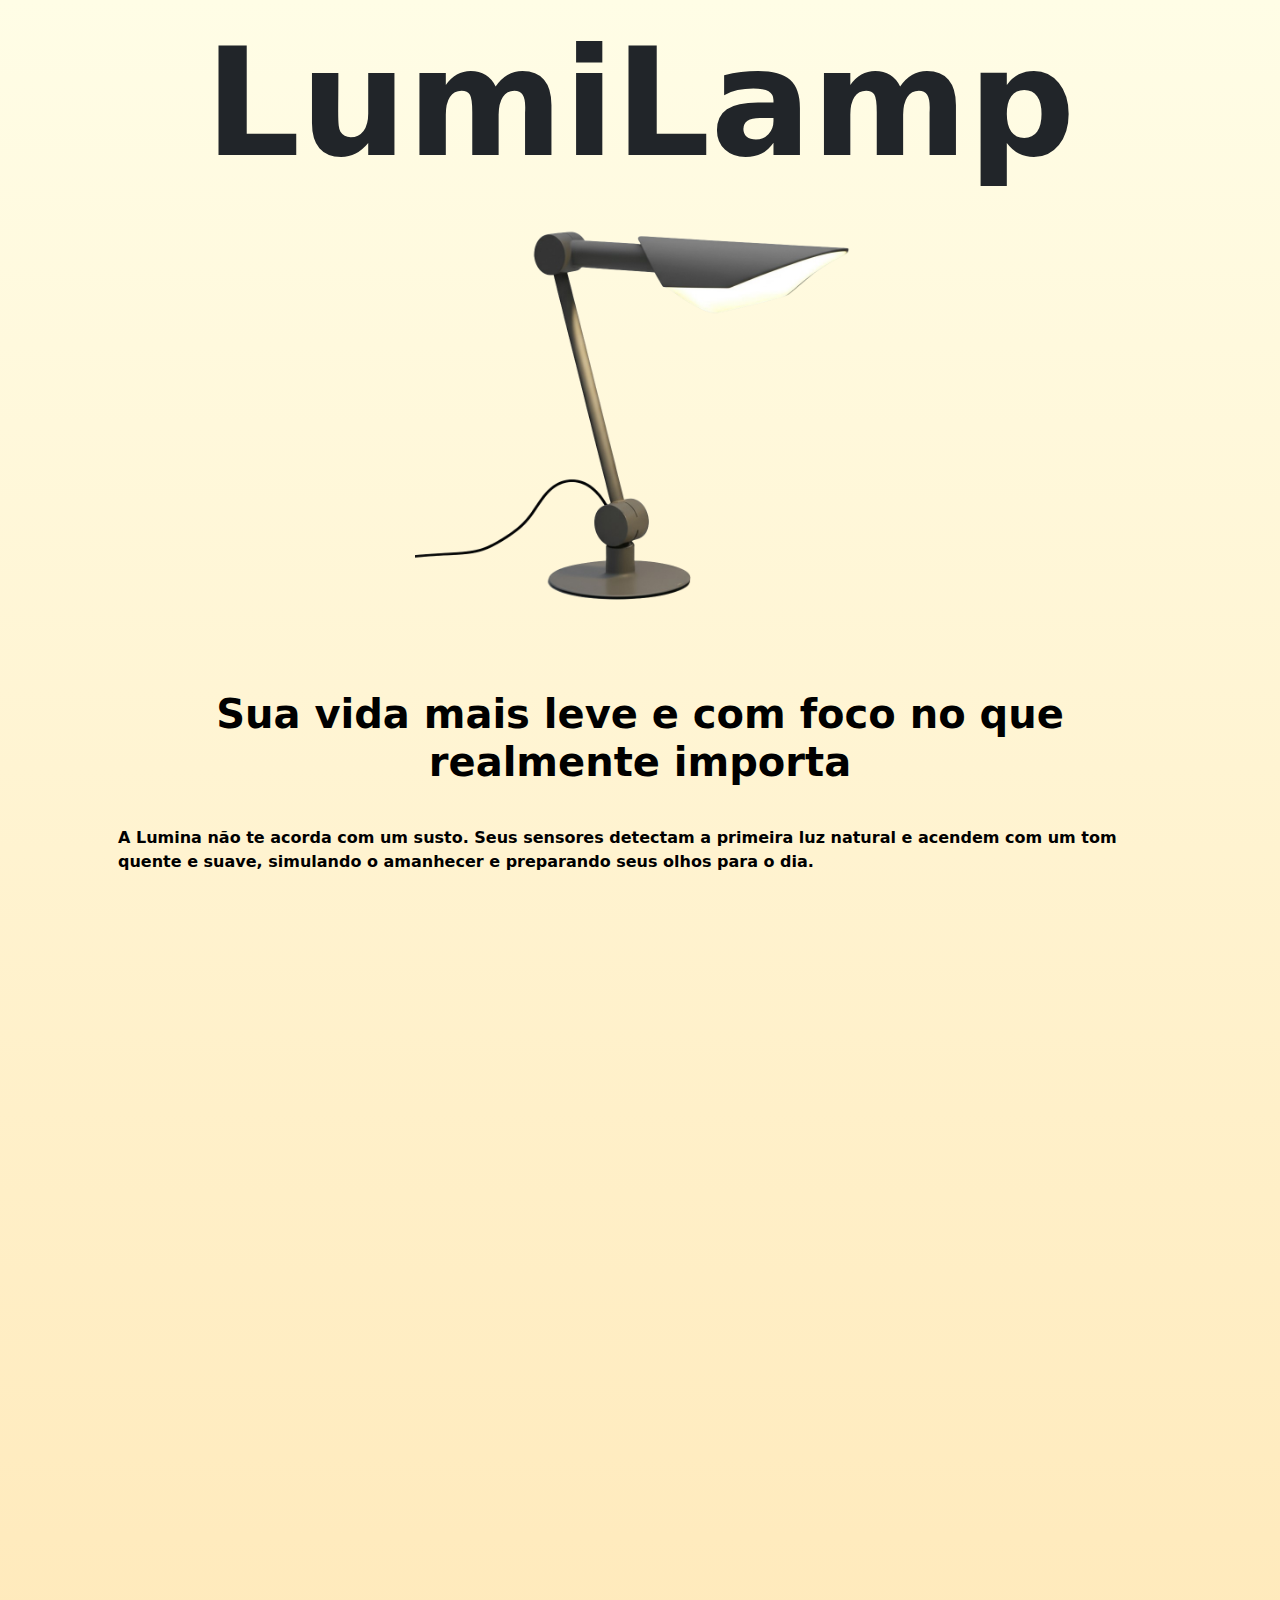
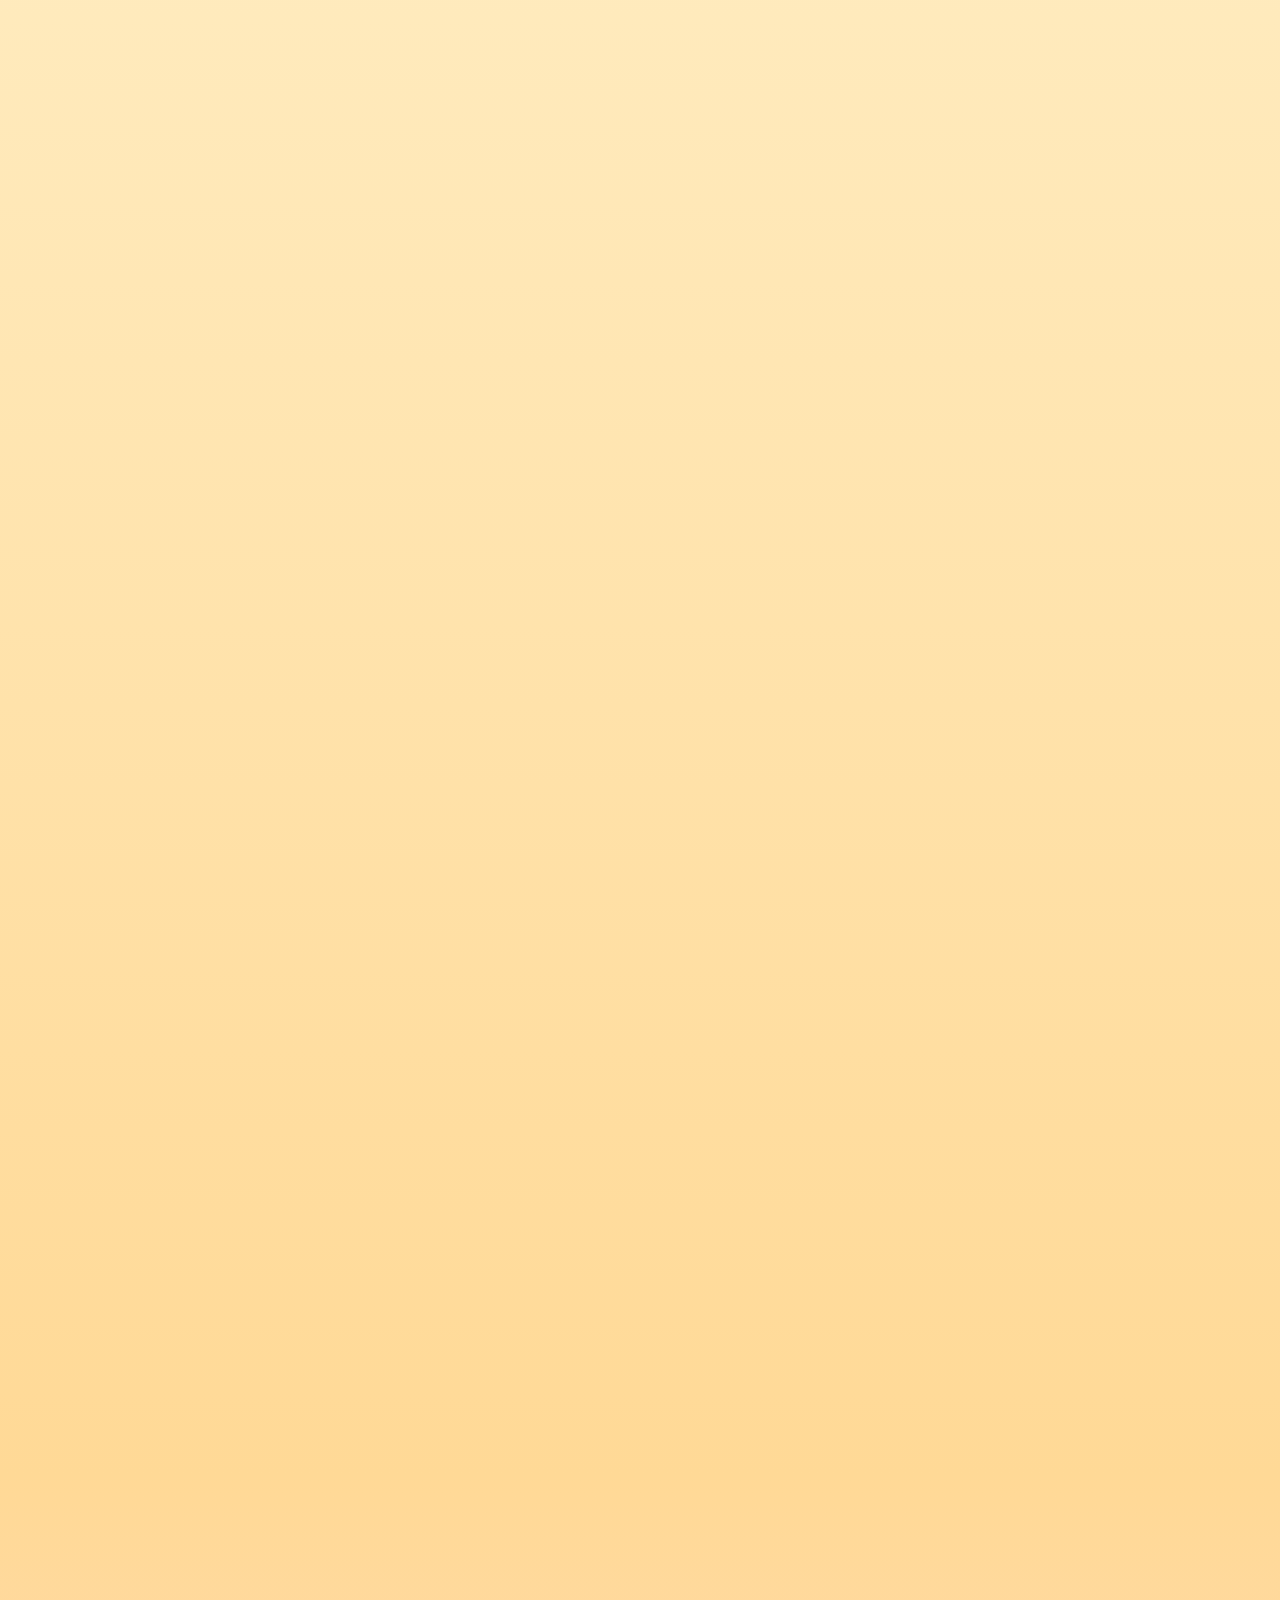
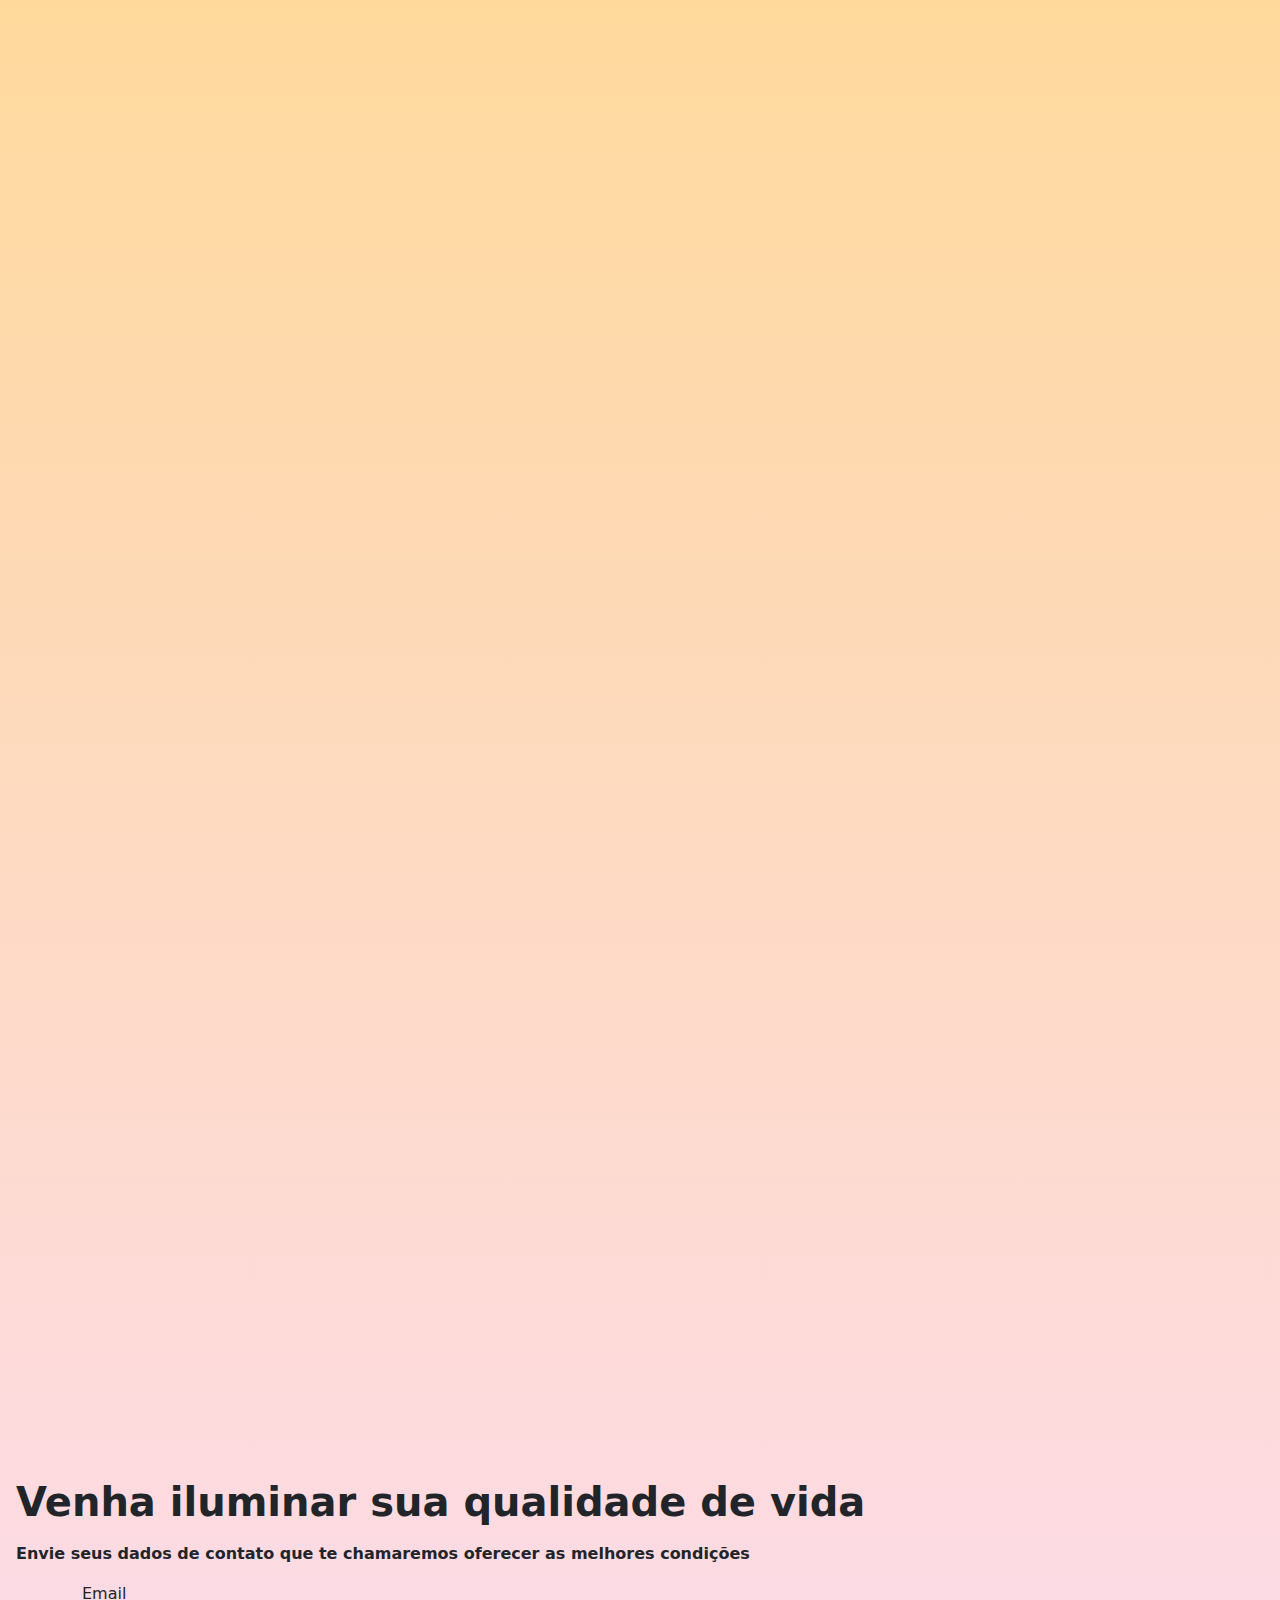
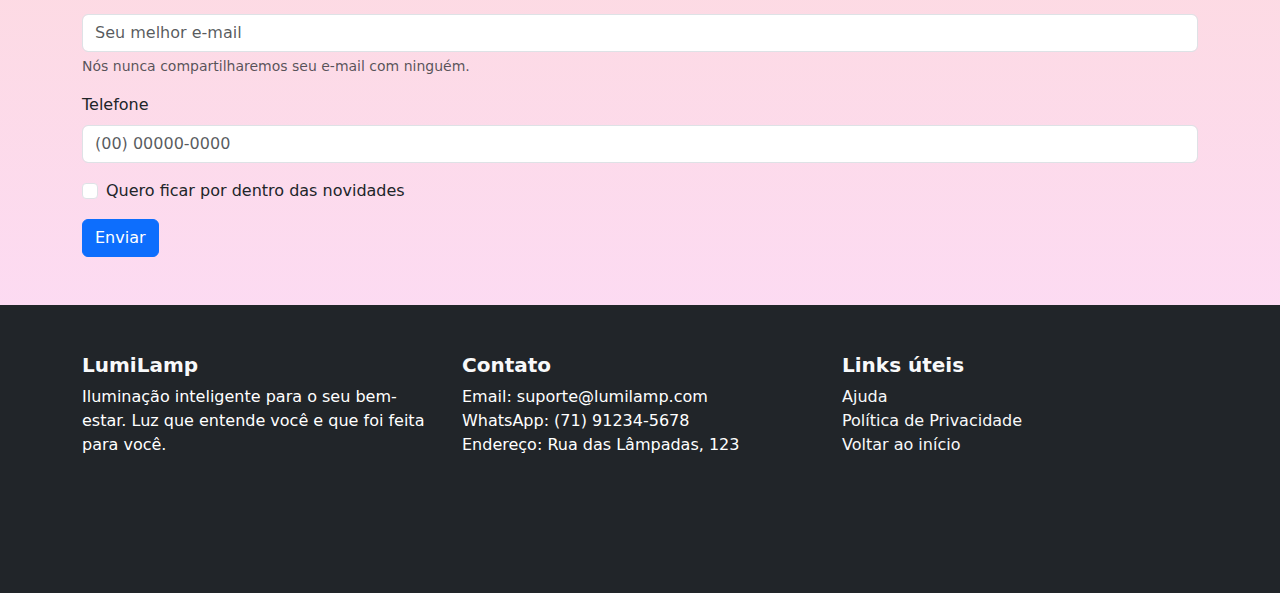
<file: index.html>
<!DOCTYPE html>
<html lang="pt-br">
<head>
    <meta charset="UTF-8">
    <meta name="viewport" content="width=device-width, initial-scale=1.0">
    <title>LumiLamp</title>
    <link href="https://cdn.jsdelivr.net/npm/bootstrap@5.3.3/dist/css/bootstrap.min.css" rel="stylesheet" integrity="sha384-QWTKZyjpPEjISv5WaRU9OFeRpok6YctnYmDr5pNlyT2bRjXh0JMhjY6hW+ALEwIH" crossorigin="anonymous">
    <link rel="stylesheet" href="style.css">
    <link rel="shortcut icon" href="images/favicon.ico" type="image/x-icon">
</head>
<body>
      <h1 class="big-text text-dark position-absolute top-0 start-50 translate-middle-x margin-top fw-bolder">
          LumiLamp
      </h1>
  <main>
        <div class="container text-black p-5 mt-5">
          <h2 class="fs-4 fw-bolder text-center mb-5 text-shadow p-0 yellow-color scroll-fade hide-element">
              Ilumine sua vida com LumiLamp!
          </h2>
        </div>

        <div class="text-center margin-img">
            <img src="images/luminaria.png" alt="imagem da luminária" class="img-fluid negative-margin scroll-fade luminaria-height" />
        </div>
          <h2 class="fs-1 fw-bolder text-center container text-black p-5 scroll-fade">
              Sua vida mais leve e com foco no que realmente importa
          </h2>
          <p class="fw-bold container text-black p-5 negative-margin scroll-fade"> 
              A Lumina não te acorda com um susto. Seus sensores detectam a primeira luz natural e acendem com um tom quente e suave, simulando o amanhecer e preparando seus olhos para o dia.
          </p>

    <div class="scroll-fade">
      <div class="image-box text-white">
        <img src="images/img-descrpt5.jpg" class="img-fluid w-100 img-full-mobile" alt="Imagem de fundo">

        <div class="position-absolute top-0 start-0 w-100 h-100" style="background-color: rgba(0, 0, 0, 0.648);"></div>

        <div class="position-absolute top-50 start-0 translate-middle-y text-start p-4 smooth-white">
          <h2 class="fw-bold big-title" style="font-size: 2.7rem;">
            Conexão emocional com a luz
          </h2>
          <p class="lead fw-bold fs-small mt-4 bigger-text-img">
            A LumiLamp vai além da iluminação. Ela percebe seu humor e ajusta a tonalidade da luz para tons mais vibrantes e acolhedores, transformando o ambiente.
          </p>
        </div>
      </div>
    </div>

    <div class="scroll-fade d-flex justify-content-lg-end">
      <div class="image-box text-white">
        <img src="images/img-descrpt1.jpg" class="img-fluid w-100 img-full-mobile" alt="Imagem de fundo" style="height: 500px;">

        <div class="position-absolute top-0 start-0 w-100 h-100" style="background-color: rgba(0, 0, 0, 0.648);"></div>

        <div class="position-absolute top-50 start-0 translate-middle-y text-start p-4 smooth-white">
          <h2 class="fw-bold big-title" style="font-size: 2.7rem;">
            Descanse profundamente
          </h2>
          <p class="lead fw-bold fs-small mt-4 bigger-text-img">
            Crie um ambiente sereno e relaxante que te prepara para uma noite de sono reparador, zelando pelo seu bem-estar até o último minuto do dia.
          </p>
        </div>
      </div>
    </div>

    <div class="scroll-fade d-flex justify-content-lg-end">
      <div class="image-box text-white">
        <img src="images/img-descrpt2.jpg" class="img-fluid w-100 img-full-mobile" alt="Imagem de fundo" style="height: 500px;">

        <div class="position-absolute top-0 start-0 w-100 h-100" style="background-color: rgba(0, 0, 0, 0.648);"></div>

        <div class="position-absolute top-50 start-0 translate-middle-y text-start p-4 smooth-white">
          <h2 class="fw-bold big-title" style="font-size: 2.7rem;">
            A Luz que Abraça as Emoções
          </h2>
          <p class="lead fw-bold fs-small mt-4 bigger-text-img">
            Mais que iluminação, a Lumina é compreensão. Em dias de melancolia, ela sutilmente tinge o ambiente com tons quentes e suaves, oferecendo um abraço luminoso e reconfortante. Ela prova que a luz pode ser uma extensão do seu bem-estar emocional.
          </p>
        </div>
      </div>
    </div>

    <div class="scroll-fade d-flex justify-content-lg-end">
      <div class="image-box text-white">
        <img src="images/img-descrpt3.jpg" class="img-fluid w-100 img-full-mobile" alt="Imagem de fundo" style="height: 500px;">

        <div class="position-absolute top-0 start-0 w-100 h-100" style="background-color: rgba(0, 0, 0, 0.648);"></div>

        <div class="position-absolute top-50 start-0 translate-middle-y text-start p-4 smooth-white">
          <h2 class="fw-bold big-title" style="font-size: 2.7rem;">
            Mestra da Atmosfera Perfeita
          </h2>
          <p class="lead fw-bold fs-small mt-4 bigger-text-img">
            Das celebrações à introspecção, a Lumina domina a arte da atmosfera. Em jantares, ela dança com tons vibrantes; em momentos de reflexão, recolhe-se em um brilho suave. Ela se torna o mestre de cerimônias da sua casa, adaptando-se a cada ocasião.
          </p>
        </div>
      </div>
    </div>

    <div class="scroll-fade d-flex justify-content-lg-end">
      <div class="image-box text-white">
        <img src="images/img-descrpt4.jpg" class="img-fluid w-100 img-full-mobile" alt="Imagem de fundo" style="height: 500px;">

        <div class="position-absolute top-0 start-0 w-100 h-100" style="background-color: rgba(0, 0, 0, 0.648);"></div>

        <div class="position-absolute top-50 start-0 translate-middle-y text-start p-4 smooth-white">
          <h2 class="fw-bold big-title" style="font-size: 2.7rem;">
            O Coração da Adaptação
          </h2>
          <p class="lead fw-bold fs-small mt-4 bigger-text-img">
            A Lumina não apenas "vê" a luz; ela a analisa. Incorporamos um array de fotossensores de alta precisão e um sensor de espectro avançado. Isso permite que a luminária não só detecte a intensidade da luz ambiente (em Lux), mas também compreenda sua temperatura de cor (Kelvin) e a composição espectral.
          </p>
        </div>
      </div>
    </div>

        <div class="text-center mt-5 mb-5 scroll-fade">
          <h2 class="big-text fw-bold yellow-color">
              "Eleve <br> sua <br> vida"
          </h2>
        </div>

        <h2 class="fs-1 fw-bolder m-3 scroll-fade">
            Conheça nossos planos:
        </h2>

    <div class="container m-auto my-4 scroll-fade" style="padding: 20px; border-radius: 2rem; overflow: hidden;">
      <table class="table text-white m-0" style="background-color: transparent;">
        <thead style="background-color: transparent;">
          <tr>
            <th scope="col" class="fw-bolder" style="border: 1px solid rgb(0, 0, 0); background-color: transparent;">Planos</th>
            <th class="fw-bolder" scope="col" style="border: 1px solid rgb(0, 0, 0); background-color: transparent;">Preço</th>
          </tr>
        </thead>
        <tbody style="background-color: transparent;">
          <tr>
            <td class="fw-bold" style="border: 1px solid rgb(0, 0, 0); background-color: transparent;">Modelo Padrão</td>
            <td style="border: 1px solid rgb(0, 0, 0); background-color: transparent;">R$ 189,00</td>
          </tr>
          <tr>
            <td class="fw-bold" style="border: 1px solid rgb(0, 0, 0); background-color: transparent;">
              Modelo Smart <small class="text-black fw-light fst-italic">(2 meses grátis do app TaskMind)</small>
            </td>
            <td style="border: 1px solid rgb(0, 0, 0); background-color: transparent;">R$ 279,00</td>
          </tr>
        </tbody>
      </table>
    </div>

    <div id="carouselClientes" class="carousel slide container my-5 scroll-fade" data-bs-ride="carousel">

      <div class="carousel-inner text-center">
        <div class="carousel-item active">
          <img src="images/costumers/costumer4.jpeg" class="rounded-circle mx-auto d-block" style="width: 120px; height: 120px; object-fit: cover;" alt="Cliente 1">
          <p class="mt-4 fs-5 fst-italic text-muted">
            “A LumiLamp mudou minhas manhãs. Acordar com essa luz é maravilhoso!”
          </p>
          <h5 class="fw-bold">Ana Souza</h5>
        </div>

        <div class="carousel-item">
          <img src="images/costumers/costumer7.jpeg" class="rounded-circle mx-auto d-block" style="width: 120px; height: 120px; object-fit: cover;" alt="Cliente 2">
          <p class="mt-4 fs-5 fst-italic text-muted">
            “Simplesmente incrível! Me sinto mais disposto desde que comecei a usar.”
          </p>
          <h5 class="fw-bold">Carlos Lima</h5>
        </div>

        <div class="carousel-item">
          <img src="images/costumers/costumer3.jpeg" class="rounded-circle mx-auto d-block" style="width: 120px; height: 120px; object-fit: cover;" alt="Cliente 3">
          <p class="mt-4 fs-5 fst-italic text-muted">
            “Design elegante e funcionalidade perfeita. Recomendo muito.”
          </p>
          <h5 class="fw-bold">Juliana Ribeiro</h5>
        </div>

      </div>

      <button class="carousel-control-prev" type="button" data-bs-target="#carouselClientes" data-bs-slide="prev">
        <span class="carousel-control-prev-icon bg-dark rounded-circle" aria-hidden="true"></span>
        <span class="visually-hidden">Anterior</span>
      </button>

      <button class="carousel-control-next" type="button" data-bs-target="#carouselClientes" data-bs-slide="next">
        <span class="carousel-control-next-icon bg-dark rounded-circle" aria-hidden="true"></span>
        <span class="visually-hidden">Próximo</span>
      </button>
    </div>

    <h2 class="fw-bolder fs-1 m-3">
      Venha iluminar sua qualidade de vida
    </h2>

    <p class="m-3 fw-bold">
      Envie seus dados de contato que te chamaremos oferecer as melhores condições
    </p>

    <form class="container">
      <div class="mb-3">
        <label for="exampleInputEmail1" class="form-label">Email</label>
        <input type="email" class="form-control" id="exampleInputEmail1" aria-describedby="email" placeholder="Seu melhor e-mail">
        <div id="emailHelp" class="form-text">Nós nunca compartilharemos seu e-mail com ninguém.</div>
      </div>

      <div class="mb-3">
        <label for="exampleInputPassword1" class="form-label">Telefone</label>
        <input type="number" class="form-control" id="exampleInputPassword1" placeholder="(00) 00000-0000">
      </div>

      <div class="mb-3 form-check">
        <input type="checkbox" class="form-check-input" id="exampleCheck1">
        <label class="form-check-label" for="exampleCheck1">Quero ficar por dentro das novidades</label>
      </div>

      <button type="submit" class="btn btn-primary">Enviar</button>

      <div class="toast-container position-fixed bottom-0 end-0 p-3">
        
      <div id="successToast" class="toast align-items-center text-bg-success border-0" role="alert" aria-live="assertive" aria-atomic="true">
        <div class="d-flex">
          <div class="toast-body">
            Contato enviado com sucesso!
          </div>
          <button type="button" class="btn-close btn-close-white me-2 m-auto" data-bs-dismiss="toast" aria-label="Close"></button>
        </div>
      </div>

    </div>
    </form>
  </main>

  <footer class="bg-dark text-light py-5 mt-5">
    <div class="container">
      <div class="row">
        <div class="col-md-4 mb-4">
            <h5 class="fw-bold">LumiLamp</h5>
            <p class="text-white">
            Iluminação inteligente para o seu bem-estar. Luz que entende você e que foi feita para você.
            </p>
        </div>

        <div class="col-md-4 mb-4">
            <h5 class="fw-bold">Contato</h5>
            <ul class="list-unstyled text-white">
                <li>Email: suporte@lumilamp.com</li>
                <li>WhatsApp: (71) 91234-5678</li>
                <li>Endereço: Rua das Lâmpadas, 123</li>
            </ul>
        </div>

        <div class="col-md-4 mb-4">
          <h5 class="fw-bold">Links úteis</h5>
          <ul class="list-unstyled">
              <li><a href="help.html" class="text-decoration-none text-light">Ajuda</a></li>
              <li><a href="privacy-policy.html" class="text-decoration-none text-light">Política de Privacidade</a></li>
              <li><a href="index.html" class="text-decoration-none text-light">Voltar ao início</a></li>
          </ul>
        </div>
      </div>

      <div class="text-center text-muted mt-4">
        © 2025 LumiLamp. Todos os direitos reservados.
      </div>
    </div>
  </footer>


      <script src="https://cdn.jsdelivr.net/npm/bootstrap@5.3.3/dist/js/bootstrap.bundle.min.js" integrity="sha384-YvpcrYf0tY3lHB60NNkmXc5s9fDVZLESaAA55NDzOxhy9GkcIdslK1eN7N6jIeHz" crossorigin="anonymous"></script>

    <script>
      document.addEventListener("DOMContentLoaded", function () {
        const observer = new IntersectionObserver(entries => {  // API do navegador que observa a visibilidade de elementos na tela
          entries.forEach(entry => {  // Verifica se o elemento está sendo mostrado na tela
            if (entry.isIntersecting) {
              entry.target.classList.add("visible");
            }
          });
        });

        const elements = document.querySelectorAll(".scroll-fade");
        elements.forEach(el => observer.observe(el));
      });
    </script>

    <script>
    document.addEventListener("DOMContentLoaded", function () {
      const btn = document.querySelector(".btn.btn-primary");
      const toastEl = document.getElementById("successToast");

      btn.addEventListener("click", function (event) {
        event.preventDefault();
        const toast = new bootstrap.Toast(toastEl);
        toast.show();
      });
    });
  </script>
</body>
</html>
</file>
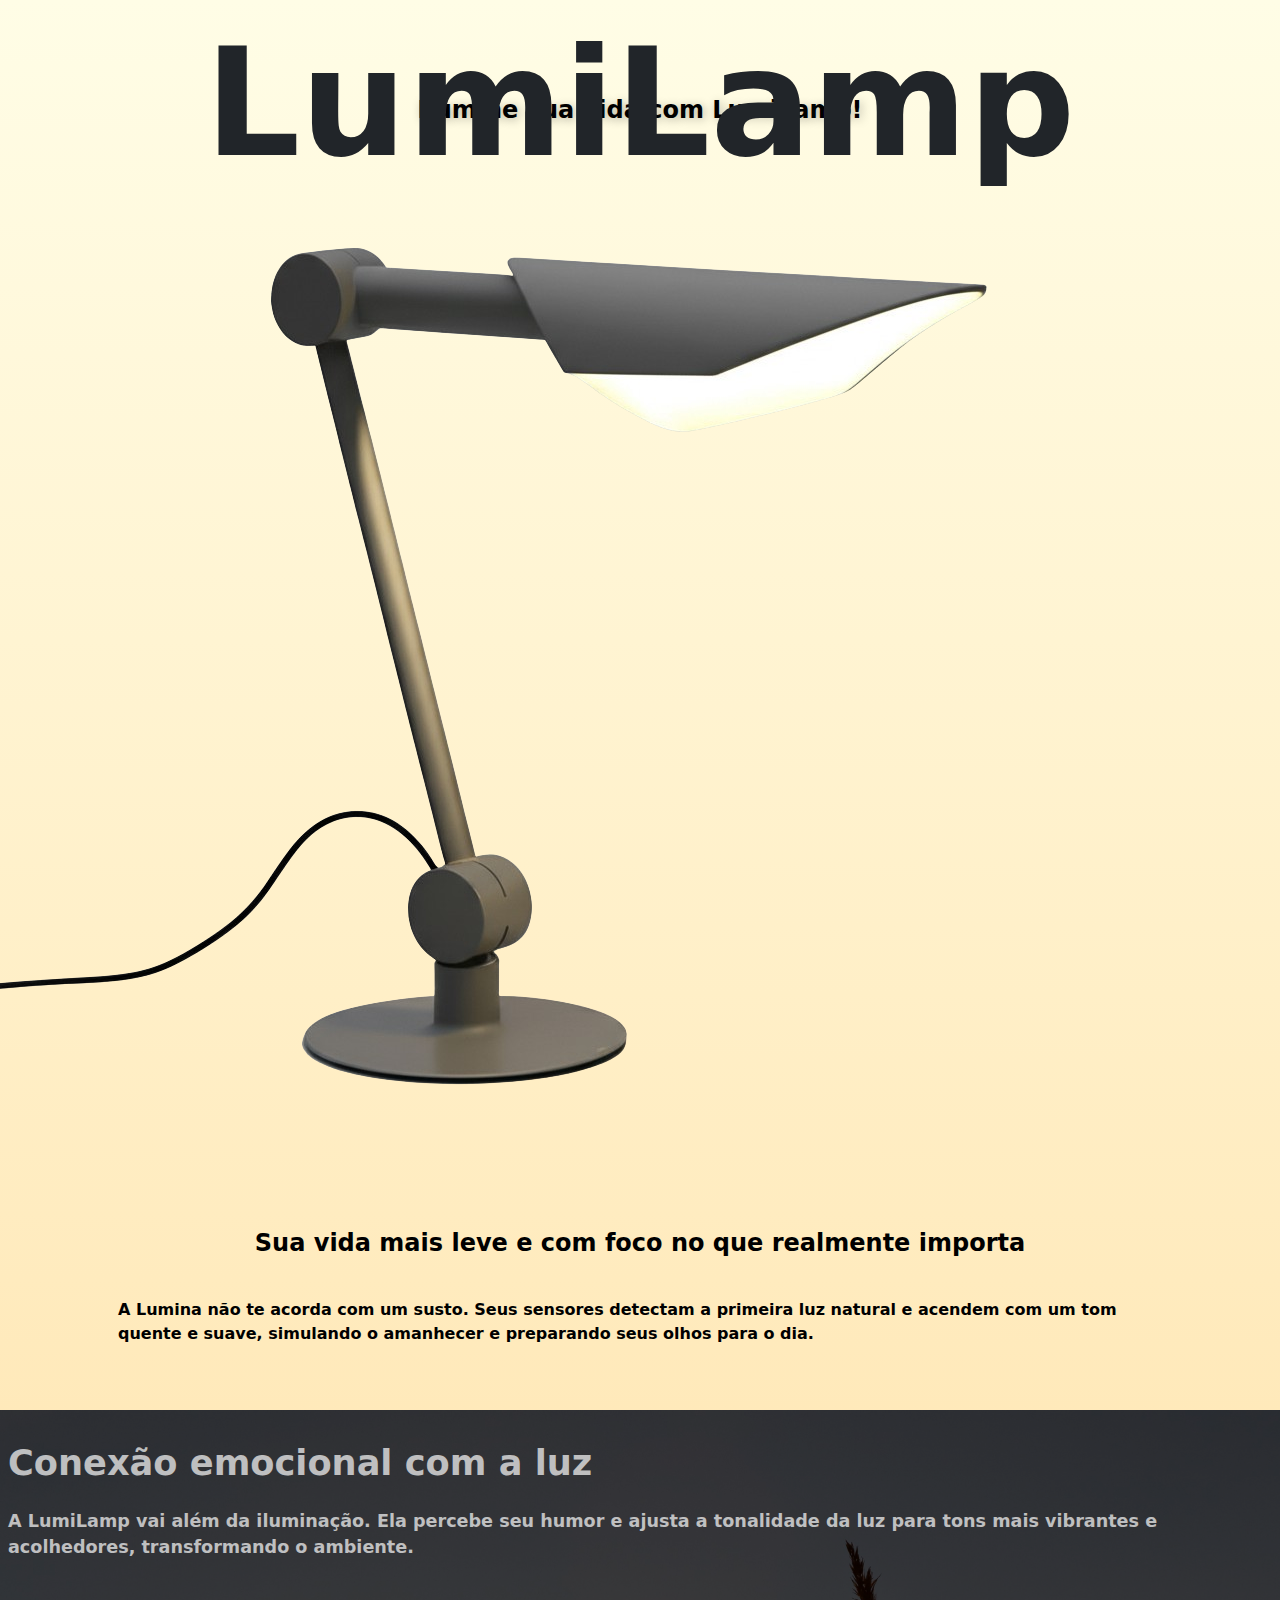
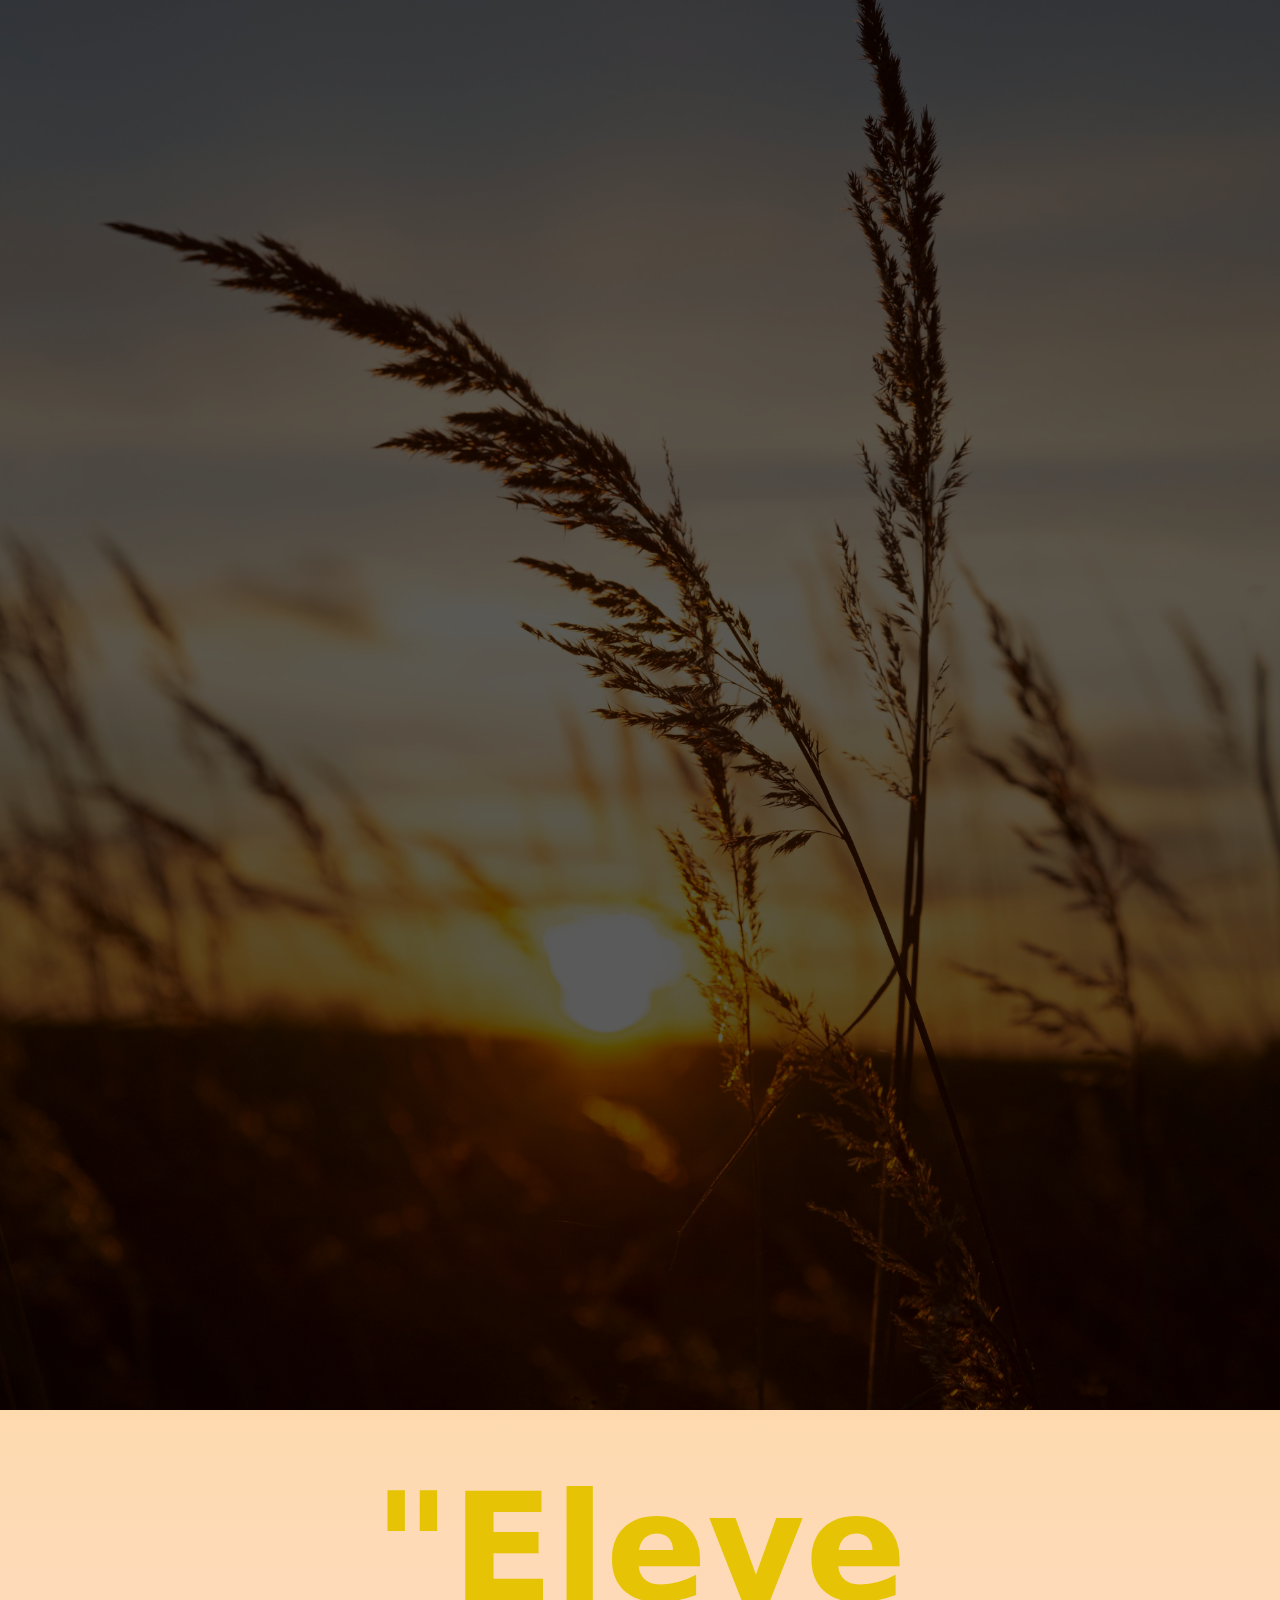
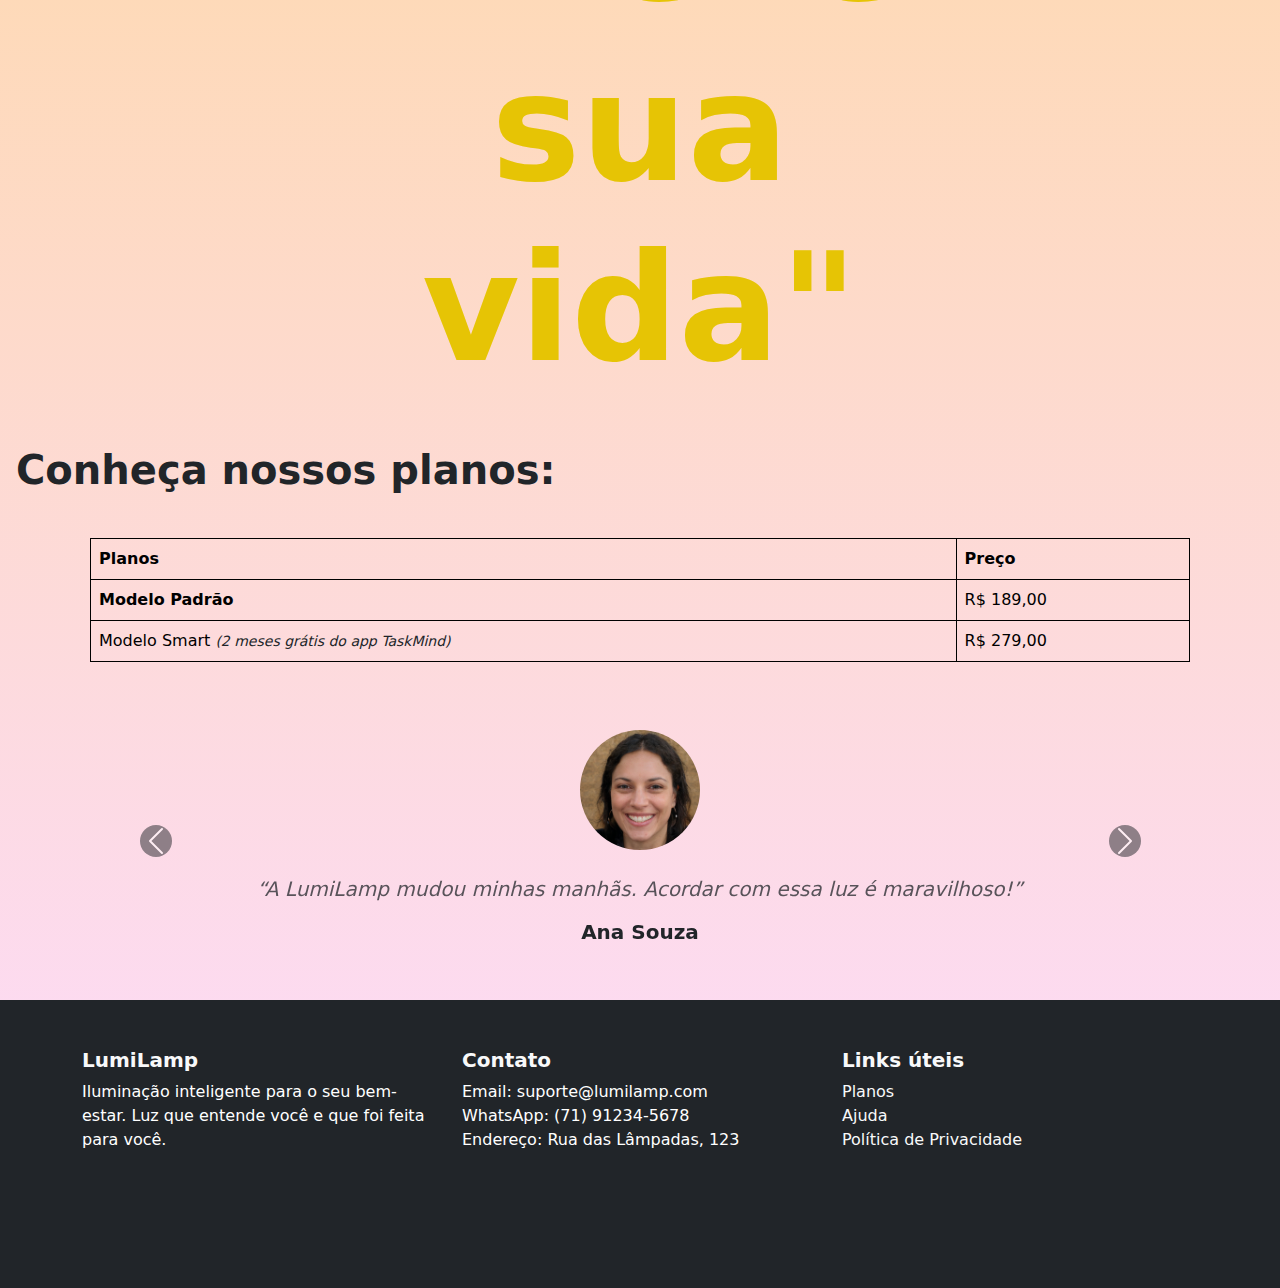
<file: pages/index.html>
<!DOCTYPE html>
<html lang="pt-br">
<head>
    <meta charset="UTF-8">
    <meta name="viewport" content="width=device-width, initial-scale=1.0">
    <title>LumiLamp</title>
    <link href="https://cdn.jsdelivr.net/npm/bootstrap@5.3.3/dist/css/bootstrap.min.css" rel="stylesheet" integrity="sha384-QWTKZyjpPEjISv5WaRU9OFeRpok6YctnYmDr5pNlyT2bRjXh0JMhjY6hW+ALEwIH" crossorigin="anonymous">
    <link rel="stylesheet" href="../style.css">
</head>
<body>
        <h1 class="big-text text-dark position-absolute top-0 start-50 translate-middle-x margin-top fw-bolder">
            LumiLamp
        </h1>
<main>

    

    <div class="container text-black p-5 mt-5">
        <h2 class="fs-4 fw-bolder text-center mb-5 text-shadow p-0">
            Ilumine sua vida com LumiLamp!
        </h2>
    </div>
    <div>
        <img src="../images/luminaria.png" alt="imagem da luminária" class="img-fluid negative-margin" />
    </div>


        

        <h2 class="fs-4 fw-bolder text-center container text-black p-5">
            Sua vida mais leve e com foco no que realmente importa
        </h2>
        


        <p class="fw-bold container text-black p-5 negative-margin"> A Lumina não te acorda com um susto. Seus sensores detectam a primeira luz natural e acendem com um tom quente e suave, simulando o amanhecer e preparando seus olhos para o dia.</p>
    </div>


    <div class="position-relative text-white">
        <img src="../images/vista-inspiradora-da-luz-da-manha.jpg" class="img-fluid w-100" alt="Imagem de fundo">

        <div class="position-absolute top-0 start-0 w-100 h-100" style="background-color: rgba(0, 0, 0, 0.648);"></div>

         <div class="position-absolute top-0 start-0 mt-4 smooth-white text-start p-2">
            <h2 class=" fw-bold" style="font-size: 2.2rem; text-align: start;">
                Conexão emocional com a luz
            </h2>

            <p class="lead fw-bold fs-small mt-4">
                A LumiLamp vai além da iluminação. Ela percebe seu humor e ajusta a tonalidade da luz para tons mais vibrantes e acolhedores, transformando o ambiente.
            </p>
        </div>
    </div>

    <div class="text-center mt-5 mb-5">
        <h2 class="big-text fw-bold yellow-color">
            "Eleve <br> sua <br> vida"
        </h2>
    </div>

    <h2 class="fs-1 fw-bolder m-3 ">
        Conheça nossos planos:
    </h2>

<div class="container m-auto my-4" style="padding: 20px; border-radius: 2rem; overflow: hidden;">
  <table class="table text-white m-0" style="background-color: transparent;">
    <thead style="background-color: transparent;">
      <tr>
        <th scope="col" class="fw-bolder" style="border: 1px solid rgb(0, 0, 0); background-color: transparent;">Planos</th>
        <th class="fw-bolder" scope="col" style="border: 1px solid rgb(0, 0, 0); background-color: transparent;">Preço</th>
      </tr>
    </thead>
    <tbody style="background-color: transparent;">
      <tr>
        <td class="fw-bold" style="border: 1px solid rgb(0, 0, 0); background-color: transparent;">Modelo Padrão</td>
        <td style="border: 1px solid rgb(0, 0, 0); background-color: transparent;">R$ 189,00</td>
      </tr>
      <tr>
        <td style="border: 1px solid rgb(0, 0, 0); background-color: transparent;">
          Modelo Smart <small class="text-dark fst-italic">(2 meses grátis do app TaskMind)</small>
        </td>
        <td style="border: 1px solid rgb(0, 0, 0); background-color: transparent;">R$ 279,00</td>
      </tr>
    </tbody>
  </table>
</div>

<div id="carouselClientes" class="carousel slide container my-5" data-bs-ride="carousel">
  <div class="carousel-inner text-center">
    
    <div class="carousel-item active">
      <img src="../images/costumers/costumer4.jpeg" class="rounded-circle mx-auto d-block" style="width: 120px; height: 120px; object-fit: cover;" alt="Cliente 1">
      <p class="mt-4 fs-5 fst-italic text-muted">
        “A LumiLamp mudou minhas manhãs. Acordar com essa luz é maravilhoso!”
      </p>
      <h5 class="fw-bold">Ana Souza</h5>
    </div>

    <div class="carousel-item">
      <img src="../images/costumers/costumer7.jpeg" class="rounded-circle mx-auto d-block" style="width: 120px; height: 120px; object-fit: cover;" alt="Cliente 2">
      <p class="mt-4 fs-5 fst-italic text-muted">
        “Simplesmente incrível! Me sinto mais disposto desde que comecei a usar.”
      </p>
      <h5 class="fw-bold">Carlos Lima</h5>
    </div>

    <div class="carousel-item">
      <img src="../images/costumers/costumer3.jpeg" class="rounded-circle mx-auto d-block" style="width: 120px; height: 120px; object-fit: cover;" alt="Cliente 3">
      <p class="mt-4 fs-5 fst-italic text-muted">
        “Design elegante e funcionalidade perfeita. Recomendo muito.”
      </p>
      <h5 class="fw-bold">Juliana Ribeiro</h5>
    </div>

  </div>

  <button class="carousel-control-prev" type="button" data-bs-target="#carouselClientes" data-bs-slide="prev">
    <span class="carousel-control-prev-icon bg-dark rounded-circle" aria-hidden="true"></span>
    <span class="visually-hidden">Anterior</span>
  </button>
  <button class="carousel-control-next" type="button" data-bs-target="#carouselClientes" data-bs-slide="next">
    <span class="carousel-control-next-icon bg-dark rounded-circle" aria-hidden="true"></span>
    <span class="visually-hidden">Próximo</span>
  </button>
</div>

</main>

<footer class="bg-dark text-light py-5 mt-5">
  <div class="container">
    <div class="row">
      <!-- Coluna 1 -->
      <div class="col-md-4 mb-4">
        <h5 class="fw-bold">LumiLamp</h5>
        <p class="text-white">
          Iluminação inteligente para o seu bem-estar. Luz que entende você e que foi feita para você.
        </p>
      </div>

      <!-- Coluna 2 -->
      <div class="col-md-4 mb-4">
        <h5 class="fw-bold">Contato</h5>
        <ul class="list-unstyled text-white">
          <li>Email: suporte@lumilamp.com</li>
          <li>WhatsApp: (71) 91234-5678</li>
          <li>Endereço: Rua das Lâmpadas, 123</li>
        </ul>
      </div>

      <!-- Coluna 3 -->
      <div class="col-md-4 mb-4">
        <h5 class="fw-bold">Links úteis</h5>
        <ul class="list-unstyled">
          <li><a href="#" class="text-decoration-none text-light">Planos</a></li>
          <li><a href="help.html" class="text-decoration-none text-light">Ajuda</a></li>
          <li><a href="privacy-policy.html" class="text-decoration-none text-light">Política de Privacidade</a></li>
        </ul>
      </div>
    </div>

    <div class="text-center text-muted mt-4">
      © 2025 LumiLamp. Todos os direitos reservados.
    </div>
  </div>
</footer>


    <script src="https://cdn.jsdelivr.net/npm/bootstrap@5.3.3/dist/js/bootstrap.bundle.min.js" integrity="sha384-YvpcrYf0tY3lHB60NNkmXc5s9fDVZLESaAA55NDzOxhy9GkcIdslK1eN7N6jIeHz" crossorigin="anonymous"></script>
</body>
</html>
</file>
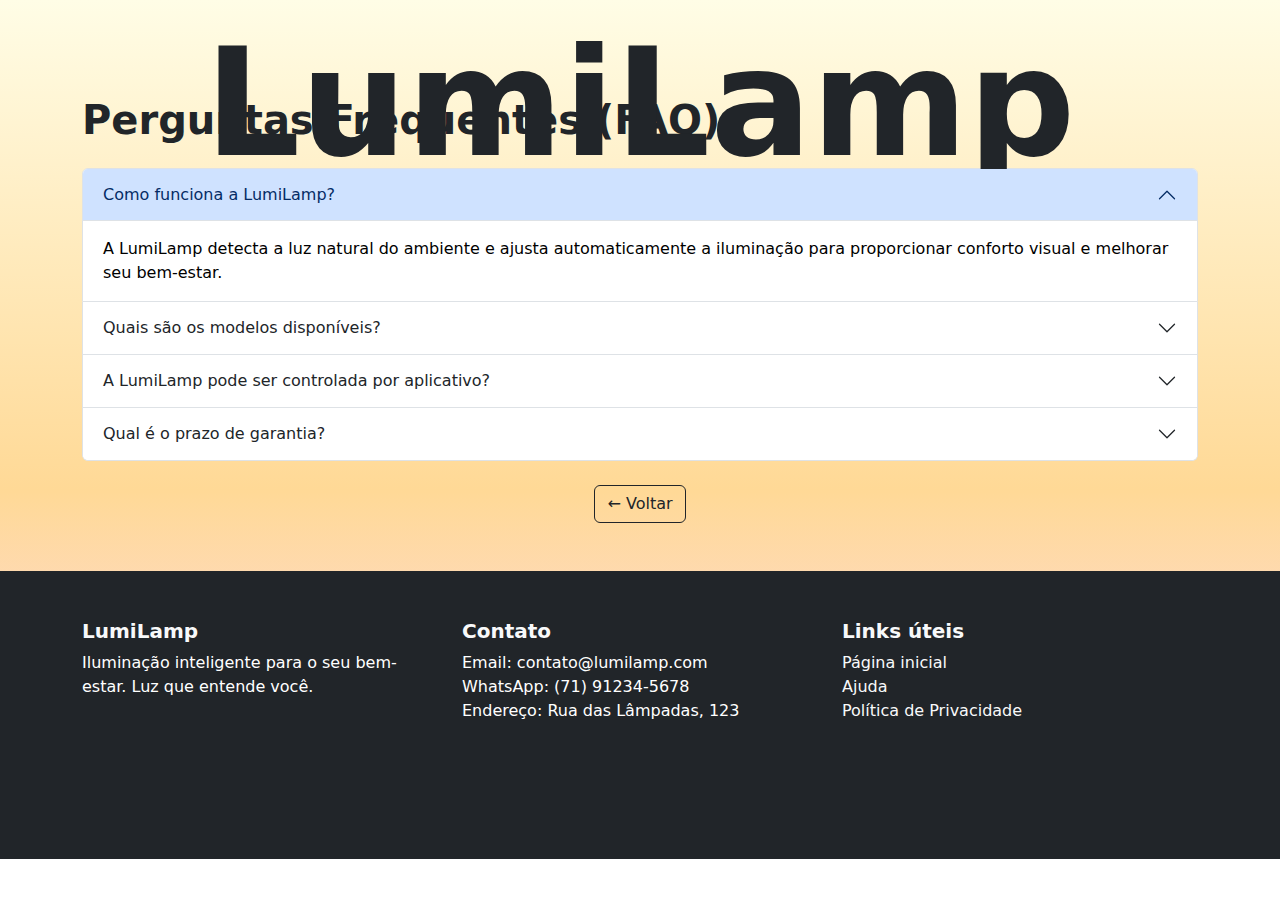
<file: help.html>
<!DOCTYPE html>
<html lang="pt-br">
<head>
    <meta charset="UTF-8" />
    <meta name="viewport" content="width=device-width, initial-scale=1" />
    <title>LumiLamp - FAQ</title>
    <link href="https://cdn.jsdelivr.net/npm/bootstrap@5.3.3/dist/css/bootstrap.min.css" rel="stylesheet" crossorigin="anonymous" />
    <link rel="stylesheet" href="style.css" />
</head>
<body>
    <h1 class="big-text text-dark position-absolute top-0 start-50 translate-middle-x margin-top fw-bolder">
        LumiLamp
    </h1>

    <main class="container mt-5 pt-5">
        <h2 class="fs-1 fw-bolder mb-4">Perguntas Frequentes (FAQ)</h2>

        <div class="accordion" id="faqAccordion">
            <div class="accordion-item">
                <h2 class="accordion-header" id="headingOne">
                    <button class="accordion-button" type="button" data-bs-toggle="collapse" data-bs-target="#collapseOne" aria-expanded="true" aria-controls="collapseOne">
                        Como funciona a LumiLamp?
                    </button>
                </h2>
                <div id="collapseOne" class="accordion-collapse collapse show" aria-labelledby="headingOne" data-bs-parent="#faqAccordion">
                    <div class="accordion-body text-black">
                        A LumiLamp detecta a luz natural do ambiente e ajusta automaticamente a iluminação para proporcionar conforto visual e melhorar seu bem-estar.
                    </div>
                </div>
            </div>

            <div class="accordion-item">
                <h2 class="accordion-header" id="headingTwo">
                    <button class="accordion-button collapsed" type="button" data-bs-toggle="collapse" data-bs-target="#collapseTwo" aria-expanded="false" aria-controls="collapseTwo">
                        Quais são os modelos disponíveis?
                    </button>
                </h2>
                <div id="collapseTwo" class="accordion-collapse collapse" aria-labelledby="headingTwo" data-bs-parent="#faqAccordion">
                    <div class="accordion-body text-black">
                        Temos dois modelos principais: o Modelo Padrão, com funcionalidades básicas, e o Modelo Smart, que inclui integração com o app TaskMind.
                    </div>
                </div>
            </div>

            <div class="accordion-item">
                <h2 class="accordion-header" id="headingThree">
                    <button class="accordion-button collapsed" type="button" data-bs-toggle="collapse" data-bs-target="#collapseThree" aria-expanded="false" aria-controls="collapseThree">
                        A LumiLamp pode ser controlada por aplicativo?
                    </button>
                </h2>
                <div id="collapseThree" class="accordion-collapse collapse" aria-labelledby="headingThree" data-bs-parent="#faqAccordion">
                    <div class="accordion-body text-black">
                        Sim! O Modelo Smart inclui controle via app para personalizar as luzes de acordo com seu humor e preferências.
                    </div>
                </div>
            </div>

            <div class="accordion-item">
                <h2 class="accordion-header" id="headingFour">
                    <button class="accordion-button collapsed" type="button" data-bs-toggle="collapse" data-bs-target="#collapseFour" aria-expanded="false" aria-controls="collapseFour">
                        Qual é o prazo de garantia?
                    </button>
                </h2>
                <div id="collapseFour" class="accordion-collapse collapse" aria-labelledby="headingFour" data-bs-parent="#faqAccordion">
                    <div class="accordion-body text-black">
                        A LumiLamp oferece 12 meses de garantia contra defeitos de fabricação para todos os modelos.
                    </div>
                </div>
            </div>
        </div>

        <div class="text-center my-4">
            <button class="btn btn-outline-dark" onclick="history.back()">
                ← Voltar
            </button>
        </div>
    </main>

    <footer class="bg-dark text-light py-5 mt-5">
        <div class="container">
            <div class="row">
                <!-- Coluna 1 -->
                <div class="col-md-4 mb-4">
                    <h5 class="fw-bold">LumiLamp</h5>
                    <p class="text-white">
                        Iluminação inteligente para o seu bem-estar. Luz que entende você.
                    </p>
                </div>

                <!-- Coluna 2 -->
                <div class="col-md-4 mb-4">
                    <h5 class="fw-bold">Contato</h5>
                    <ul class="list-unstyled text-white">
                        <li>Email: contato@lumilamp.com</li>
                        <li>WhatsApp: (71) 91234-5678</li>
                        <li>Endereço: Rua das Lâmpadas, 123</li>
                    </ul>
                </div>

                <!-- Coluna 3 -->
                <div class="col-md-4 mb-4">
                    <h5 class="fw-bold">Links úteis</h5>
                    <ul class="list-unstyled">
                        <li><a href="index.html" class="text-decoration-none text-light">Página inicial</a></li>
                        <li><a href="help.html" class="text-decoration-none text-light">Ajuda</a></li>
                        <li><a href="privacy-policy.html" class="text-decoration-none text-light">Política de Privacidade</a></li>
                    </ul>
                </div>
            </div>

            <div class="text-center text-muted mt-4">
                © 2025 LumiLamp. Todos os direitos reservados.
            </div>
        </div>
    </footer>

    <script src="https://cdn.jsdelivr.net/npm/bootstrap@5.3.3/dist/js/bootstrap.bundle.min.js" crossorigin="anonymous"></script>
</body>
</html>
</file>
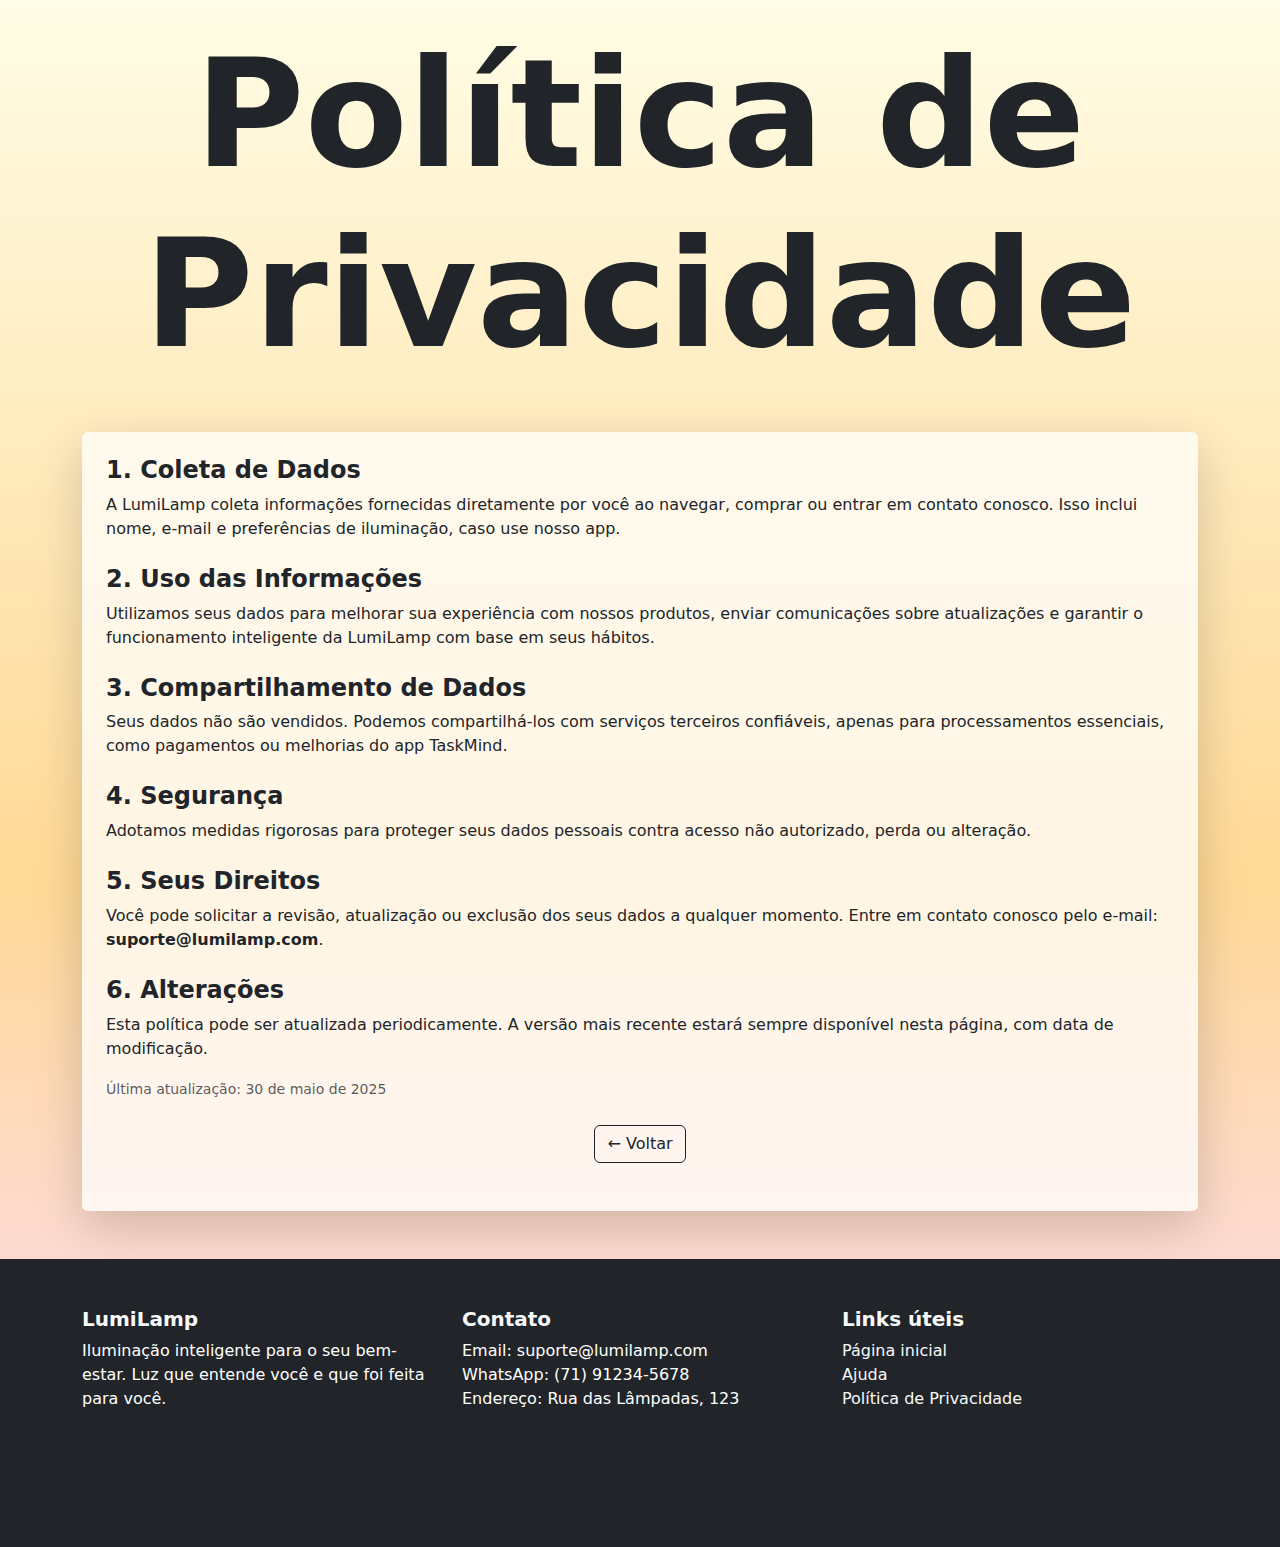
<file: privacy-policy.html>
<!DOCTYPE html>
<html lang="pt-br">
<head>
  <meta charset="UTF-8">
  <meta name="viewport" content="width=device-width, initial-scale=1.0">
  <title>Política de Privacidade - LumiLamp</title>
  <link href="https://cdn.jsdelivr.net/npm/bootstrap@5.3.3/dist/css/bootstrap.min.css" rel="stylesheet">
  <link rel="stylesheet" href="style.css">
</head>
<body>
  <header class="text-center mt-4">
    <h1 class="big-text text-dark fw-bolder">Política de Privacidade</h1>
  </header>

  <div class="container">
      <main class="container mt-5 mx-auto mb-5 p-4 rounded shadow-lg" style="background-color: rgba(255, 255, 255, 0.737);">
        <section class="mb-4">
          <h2 class="fs-4 fw-bold">1. Coleta de Dados</h2>
          <p class="text-dark">
            A LumiLamp coleta informações fornecidas diretamente por você ao navegar, comprar ou entrar em contato conosco. Isso inclui nome, e-mail e preferências de iluminação, caso use nosso app.
          </p>
        </section>
        <section class="mb-4">
          <h2 class="fs-4 fw-bold">2. Uso das Informações</h2>
          <p class="text-dark">
            Utilizamos seus dados para melhorar sua experiência com nossos produtos, enviar comunicações sobre atualizações e garantir o funcionamento inteligente da LumiLamp com base em seus hábitos.
          </p>
        </section>
        <section class="mb-4">
          <h2 class="fs-4 fw-bold">3. Compartilhamento de Dados</h2>
          <p class="text-dark">
            Seus dados não são vendidos. Podemos compartilhá-los com serviços terceiros confiáveis, apenas para processamentos essenciais, como pagamentos ou melhorias do app TaskMind.
          </p>
        </section>
        <section class="mb-4">
          <h2 class="fs-4 fw-bold">4. Segurança</h2>
          <p class="text-dark">
            Adotamos medidas rigorosas para proteger seus dados pessoais contra acesso não autorizado, perda ou alteração.
          </p>
        </section>
        <section class="mb-4">
          <h2 class="fs-4 fw-bold">5. Seus Direitos</h2>
          <p class="text-dark">
            Você pode solicitar a revisão, atualização ou exclusão dos seus dados a qualquer momento. Entre em contato conosco pelo e-mail: <strong>suporte@lumilamp.com</strong>.
          </p>
        </section>
        <section>
          <h2 class="fs-4 fw-bold">6. Alterações</h2>
          <p class="text-dark">
            Esta política pode ser atualizada periodicamente. A versão mais recente estará sempre disponível nesta página, com data de modificação.
          </p>
          <p class="text-muted"><small>Última atualização: 30 de maio de 2025</small></p>

          <div class="text-center my-4">
            <button class="btn btn-outline-dark" onclick="history.back()">
                ← Voltar
            </button>
          </div>
        </section>
      </main>
  </div>

  <footer class="bg-dark text-light py-5 mt-5">
    <div class="container">
      <div class="row">
        <div class="col-md-4 mb-4">
          <h5 class="fw-bold">LumiLamp</h5>
          <p class="text-white">
            Iluminação inteligente para o seu bem-estar. Luz que entende você e que foi feita para você.
          </p>
        </div>
        <div class="col-md-4 mb-4">
          <h5 class="fw-bold">Contato</h5>
          <ul class="list-unstyled text-white">
            <li>Email: suporte@lumilamp.com</li>
            <li>WhatsApp: (71) 91234-5678</li>
            <li>Endereço: Rua das Lâmpadas, 123</li>
          </ul>
        </div>
        <div class="col-md-4 mb-4">
          <h5 class="fw-bold">Links úteis</h5>
          <ul class="list-unstyled">
            <li><a href="index.html" class="text-decoration-none text-light">Página inicial</a></li>
            <li><a href="#" class="text-decoration-none text-light">Ajuda</a></li>
            <li><a href="privacy-policy.html" class="text-decoration-none text-light">Política de Privacidade</a></li>
          </ul>
        </div>
      </div>
      <div class="text-center text-muted mt-4">
        © 2025 LumiLamp. Todos os direitos reservados.
      </div>
    </div>
  </footer>

  <script src="https://cdn.jsdelivr.net/npm/bootstrap@5.3.3/dist/js/bootstrap.bundle.min.js"></script>
</body>
</html>
</file>
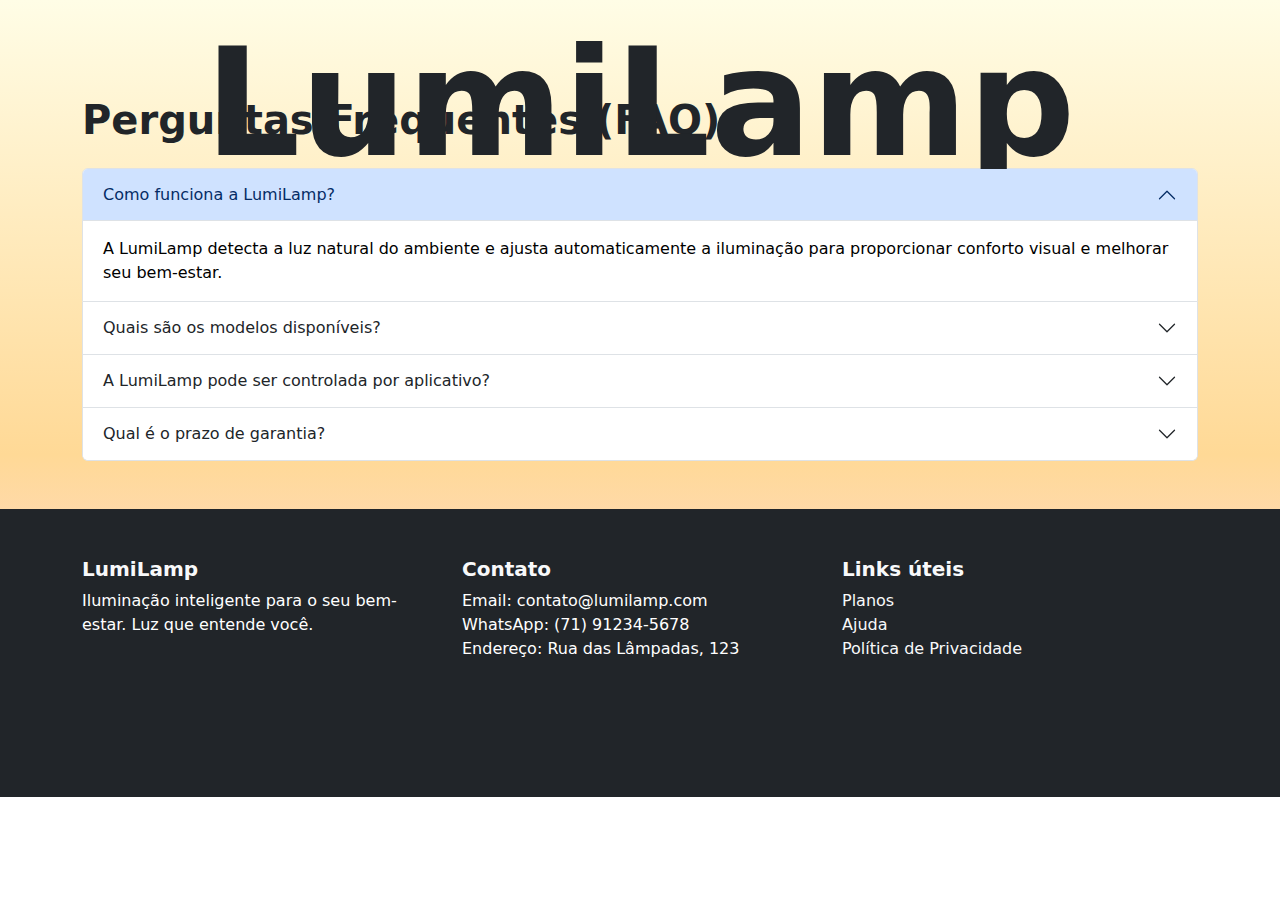
<file: pages/help.html>
<!DOCTYPE html>
<html lang="pt-br">
<head>
    <meta charset="UTF-8" />
    <meta name="viewport" content="width=device-width, initial-scale=1" />
    <title>LumiLamp - FAQ</title>
    <link href="https://cdn.jsdelivr.net/npm/bootstrap@5.3.3/dist/css/bootstrap.min.css" rel="stylesheet" crossorigin="anonymous" />
    <link rel="stylesheet" href="../style.css" />
</head>
<body>
    <h1 class="big-text text-dark position-absolute top-0 start-50 translate-middle-x margin-top fw-bolder">
        LumiLamp
    </h1>

    <main class="container mt-5 pt-5">
        <h2 class="fs-1 fw-bolder mb-4">Perguntas Frequentes (FAQ)</h2>

        <div class="accordion" id="faqAccordion">
            <div class="accordion-item">
                <h2 class="accordion-header" id="headingOne">
                    <button class="accordion-button" type="button" data-bs-toggle="collapse" data-bs-target="#collapseOne" aria-expanded="true" aria-controls="collapseOne">
                        Como funciona a LumiLamp?
                    </button>
                </h2>
                <div id="collapseOne" class="accordion-collapse collapse show" aria-labelledby="headingOne" data-bs-parent="#faqAccordion">
                    <div class="accordion-body text-black">
                        A LumiLamp detecta a luz natural do ambiente e ajusta automaticamente a iluminação para proporcionar conforto visual e melhorar seu bem-estar.
                    </div>
                </div>
            </div>

            <div class="accordion-item">
                <h2 class="accordion-header" id="headingTwo">
                    <button class="accordion-button collapsed" type="button" data-bs-toggle="collapse" data-bs-target="#collapseTwo" aria-expanded="false" aria-controls="collapseTwo">
                        Quais são os modelos disponíveis?
                    </button>
                </h2>
                <div id="collapseTwo" class="accordion-collapse collapse" aria-labelledby="headingTwo" data-bs-parent="#faqAccordion">
                    <div class="accordion-body text-black">
                        Temos dois modelos principais: o Modelo Padrão, com funcionalidades básicas, e o Modelo Smart, que inclui integração com o app TaskMind.
                    </div>
                </div>
            </div>

            <div class="accordion-item">
                <h2 class="accordion-header" id="headingThree">
                    <button class="accordion-button collapsed" type="button" data-bs-toggle="collapse" data-bs-target="#collapseThree" aria-expanded="false" aria-controls="collapseThree">
                        A LumiLamp pode ser controlada por aplicativo?
                    </button>
                </h2>
                <div id="collapseThree" class="accordion-collapse collapse" aria-labelledby="headingThree" data-bs-parent="#faqAccordion">
                    <div class="accordion-body text-black">
                        Sim! O Modelo Smart inclui controle via app para personalizar as luzes de acordo com seu humor e preferências.
                    </div>
                </div>
            </div>

            <div class="accordion-item">
                <h2 class="accordion-header" id="headingFour">
                    <button class="accordion-button collapsed" type="button" data-bs-toggle="collapse" data-bs-target="#collapseFour" aria-expanded="false" aria-controls="collapseFour">
                        Qual é o prazo de garantia?
                    </button>
                </h2>
                <div id="collapseFour" class="accordion-collapse collapse" aria-labelledby="headingFour" data-bs-parent="#faqAccordion">
                    <div class="accordion-body text-black">
                        A LumiLamp oferece 12 meses de garantia contra defeitos de fabricação para todos os modelos.
                    </div>
                </div>
            </div>

            <!-- Adicione mais perguntas aqui -->
        </div>
    </main>

    <footer class="bg-dark text-light py-5 mt-5">
        <div class="container">
            <div class="row">
                <!-- Coluna 1 -->
                <div class="col-md-4 mb-4">
                    <h5 class="fw-bold">LumiLamp</h5>
                    <p class="text-white">
                        Iluminação inteligente para o seu bem-estar. Luz que entende você.
                    </p>
                </div>

                <!-- Coluna 2 -->
                <div class="col-md-4 mb-4">
                    <h5 class="fw-bold">Contato</h5>
                    <ul class="list-unstyled text-white">
                        <li>Email: contato@lumilamp.com</li>
                        <li>WhatsApp: (71) 91234-5678</li>
                        <li>Endereço: Rua das Lâmpadas, 123</li>
                    </ul>
                </div>

                <!-- Coluna 3 -->
                <div class="col-md-4 mb-4">
                    <h5 class="fw-bold">Links úteis</h5>
                    <ul class="list-unstyled">
                        <li><a href="plans.html" class="text-decoration-none text-light">Planos</a></li>
                        <li><a href="help.html" class="text-decoration-none text-light">Ajuda</a></li>
                        <li><a href="privacy-policy.html" class="text-decoration-none text-light">Política de Privacidade</a></li>
                    </ul>
                </div>
            </div>

            <div class="text-center text-muted mt-4">
                © 2025 LumiLamp. Todos os direitos reservados.
            </div>
        </div>
    </footer>

    <script src="https://cdn.jsdelivr.net/npm/bootstrap@5.3.3/dist/js/bootstrap.bundle.min.js" crossorigin="anonymous"></script>
</body>
</html>
</file>
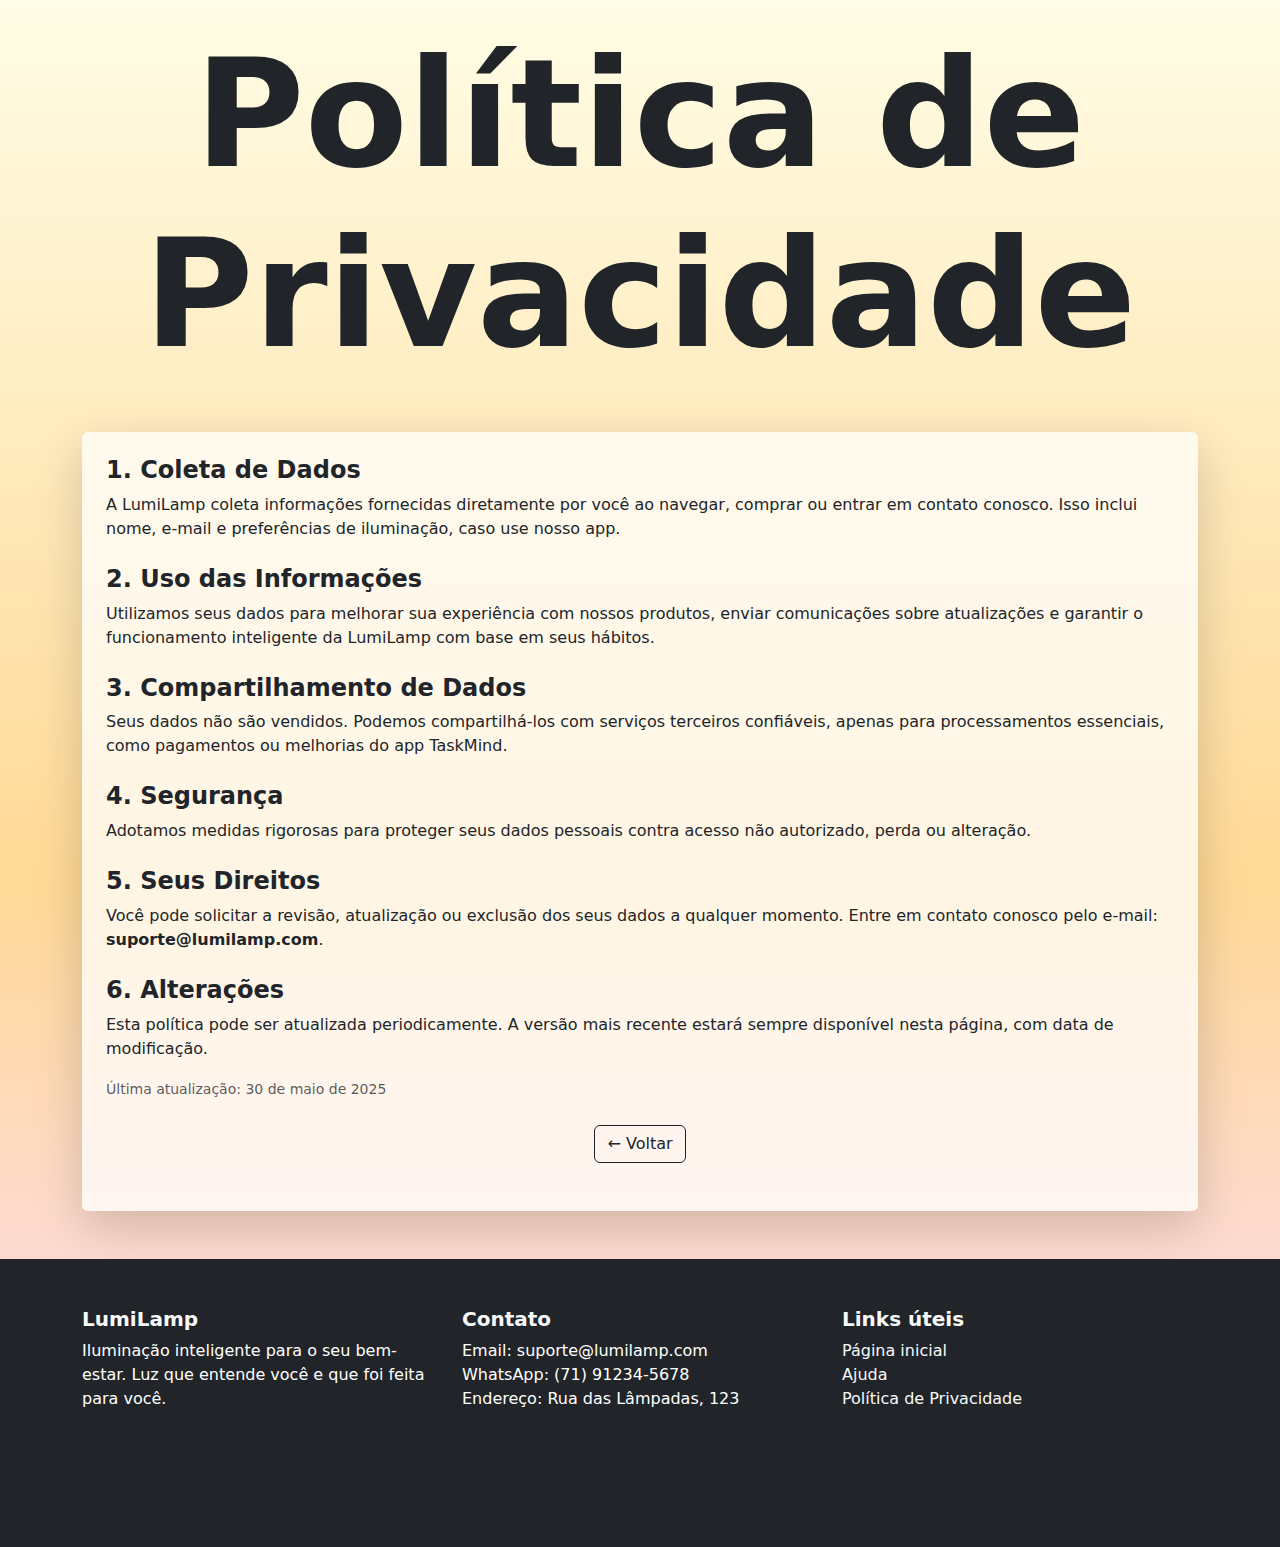
<file: pages/privacy-policy.html>
<!DOCTYPE html>
<html lang="pt-br">
<head>
  <meta charset="UTF-8">
  <meta name="viewport" content="width=device-width, initial-scale=1.0">
  <title>Política de Privacidade - LumiLamp</title>
  <link href="https://cdn.jsdelivr.net/npm/bootstrap@5.3.3/dist/css/bootstrap.min.css" rel="stylesheet">
  <link rel="stylesheet" href="../style.css">
</head>
<body>
  <header class="text-center mt-4">
    <h1 class="big-text text-dark fw-bolder">Política de Privacidade</h1>
  </header>

  <div class="container">
      <main class="container mt-5 mx-auto mb-5 p-4 rounded shadow-lg" style="background-color: rgba(255, 255, 255, 0.737);">
        <section class="mb-4">
          <h2 class="fs-4 fw-bold">1. Coleta de Dados</h2>
          <p class="text-dark">
            A LumiLamp coleta informações fornecidas diretamente por você ao navegar, comprar ou entrar em contato conosco. Isso inclui nome, e-mail e preferências de iluminação, caso use nosso app.
          </p>
        </section>
        <section class="mb-4">
          <h2 class="fs-4 fw-bold">2. Uso das Informações</h2>
          <p class="text-dark">
            Utilizamos seus dados para melhorar sua experiência com nossos produtos, enviar comunicações sobre atualizações e garantir o funcionamento inteligente da LumiLamp com base em seus hábitos.
          </p>
        </section>
        <section class="mb-4">
          <h2 class="fs-4 fw-bold">3. Compartilhamento de Dados</h2>
          <p class="text-dark">
            Seus dados não são vendidos. Podemos compartilhá-los com serviços terceiros confiáveis, apenas para processamentos essenciais, como pagamentos ou melhorias do app TaskMind.
          </p>
        </section>
        <section class="mb-4">
          <h2 class="fs-4 fw-bold">4. Segurança</h2>
          <p class="text-dark">
            Adotamos medidas rigorosas para proteger seus dados pessoais contra acesso não autorizado, perda ou alteração.
          </p>
        </section>
        <section class="mb-4">
          <h2 class="fs-4 fw-bold">5. Seus Direitos</h2>
          <p class="text-dark">
            Você pode solicitar a revisão, atualização ou exclusão dos seus dados a qualquer momento. Entre em contato conosco pelo e-mail: <strong>suporte@lumilamp.com</strong>.
          </p>
        </section>
        <section>
          <h2 class="fs-4 fw-bold">6. Alterações</h2>
          <p class="text-dark">
            Esta política pode ser atualizada periodicamente. A versão mais recente estará sempre disponível nesta página, com data de modificação.
          </p>
          <p class="text-muted"><small>Última atualização: 30 de maio de 2025</small></p>

          <div class="text-center my-4">
            <button class="btn btn-outline-dark" onclick="history.back()">
                ← Voltar
            </button>
          </div>
        </section>
      </main>
  </div>

  <footer class="bg-dark text-light py-5 mt-5">
    <div class="container">
      <div class="row">
        <div class="col-md-4 mb-4">
          <h5 class="fw-bold">LumiLamp</h5>
          <p class="text-white">
            Iluminação inteligente para o seu bem-estar. Luz que entende você e que foi feita para você.
          </p>
        </div>
        <div class="col-md-4 mb-4">
          <h5 class="fw-bold">Contato</h5>
          <ul class="list-unstyled text-white">
            <li>Email: suporte@lumilamp.com</li>
            <li>WhatsApp: (71) 91234-5678</li>
            <li>Endereço: Rua das Lâmpadas, 123</li>
          </ul>
        </div>
        <div class="col-md-4 mb-4">
          <h5 class="fw-bold">Links úteis</h5>
          <ul class="list-unstyled">
            <li><a href="index.html" class="text-decoration-none text-light">Página inicial</a></li>
            <li><a href="#" class="text-decoration-none text-light">Ajuda</a></li>
            <li><a href="privacy-policy.html" class="text-decoration-none text-light">Política de Privacidade</a></li>
          </ul>
        </div>
      </div>
      <div class="text-center text-muted mt-4">
        © 2025 LumiLamp. Todos os direitos reservados.
      </div>
    </div>
  </footer>

  <script src="https://cdn.jsdelivr.net/npm/bootstrap@5.3.3/dist/js/bootstrap.bundle.min.js"></script>
</body>
</html>
</file>
<file: style.css>
@charset "UTF-8";

* {
  font-family: system-ui, -apple-system, BlinkMacSystemFont, 'Segoe UI', Roboto, Oxygen, Ubuntu, Cantarell, 'Open Sans', 'Helvetica Neue', sans-serif;
}

body {
  height: 100%;
  background: #fffde6;
  background: linear-gradient(180deg, rgba(255, 253, 230, 1) 0%, rgba(255, 217, 150, 1) 57%, rgba(252, 219, 255, 1) 100%);
  background-size: cover;
  background-repeat: no-repeat;
}

.margin-top {
  margin-top: 0.8rem;
}

.negative-margin {
  margin-top: -4rem;
}

.scroll-fade {
  opacity: 0;
  transform: translateY(30px);
  transition: opacity 1s ease, transform 1s ease;
}

.scroll-fade.visible {
  opacity: 1;
  transform: translateY(0);
}

.img-height {
  height: 400px;
}

.fs-small {
  font-size: 1.1rem;
}

.yellow-color {
  color: rgb(230, 196, 5);
}

.smooth-white {
  color: rgba(239, 239, 239, 0.756);
}

.big-text {
  font-size: 4.0em;
}

.text-shadow {
  text-shadow: 2px 2px 10px rgba(0, 0, 0, 0.295);
}

.image-box {
  width: 100%;
  position: relative;
}

table tr:first-child th:first-child {
  border-top-left-radius: 1rem;
}

table tr:first-child th:last-child {
  border-top-right-radius: 1rem;
}

table tr:last-child td:first-child {
  border-bottom-left-radius: 1rem;
}

table tr:last-child td:last-child {
  border-bottom-right-radius: 1rem;
}

.img-full-mobile {
  height: auto;
  object-fit: cover;
}

@media (min-width: 768px) {

  .luminaria-height {
    height: 300px;
  }

  .img-full-mobile {
    height: 550px;
  }
}

@media (min-width: 992px) {

  .bigger-text-img{
    font-size: 30px;
  }

  .big-title{
    font-size: 3.8rem;
  }

}

@media (min-width: 1200px) {

  .big-text {
    font-size: 150px;
  }

  .margin-img {
    margin-top: 7rem;
  }

  .luminaria-height {
    height: 450px;
  }

  .hide-element {
    display: none;
  }
}
</file>
